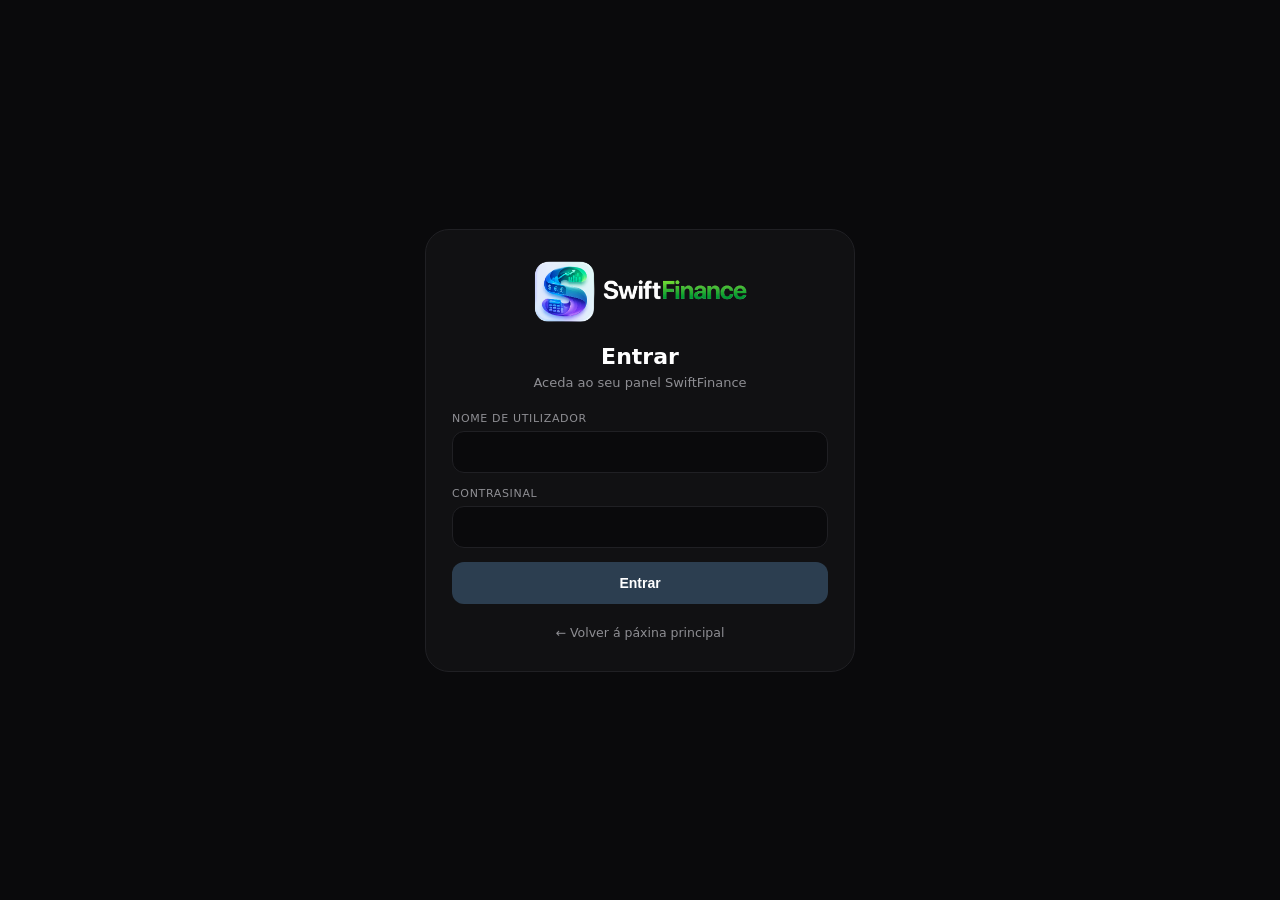
<file: login.html>
<!doctype html>
<html lang="pt-PT">

<head>
  <meta charset="utf-8">
  <meta name="viewport" content="width=device-width, initial-scale=1">
  <meta name="description"
    content="Entrar en SwiftFinance — xestione as súas finanzas persoais de forma sinxela e segura.">
  <link rel="icon" type="image/svg+xml" href="favicon.svg">
  <title>Entrar — SwiftFinance</title>
  <style>
    :root {
      --bg: #0A0A0C;
      --surface: #111113;
      --line: #202024;
      --text: #fff;
      --muted: #8E8E93;
      --accent: #2c3e50;
      --purple: #20a034
    }

    * {
      box-sizing: border-box
    }

    body {
      margin: 0;
      min-height: 100vh;
      background: var(--bg);
      color: var(--text);
      font-family: Inter, ui-sans-serif, system-ui, -apple-system, "Segoe UI", sans-serif;
      display: flex;
      align-items: center;
      justify-content: center;
      padding: 24px
    }

    .card {
      width: min(430px, 100%);
      background: var(--surface);
      border: 1px solid var(--line);
      border-radius: 24px;
      padding: 30px 26px
    }

    .brand {
      display: flex;
      justify-content: center;
      margin: 0 0 20px
    }

    .brand img {
      height: 64px;
      width: auto
    }

    h1 {
      margin: 0;
      font-size: 22px;
      text-align: center
    }

    p.sub {
      color: var(--muted);
      font-size: 13px;
      text-align: center;
      margin: 6px 0 22px
    }

    label {
      display: block;
      font-size: 11px;
      text-transform: uppercase;
      letter-spacing: .06em;
      color: var(--muted);
      margin: 0 0 6px
    }

    input {
      width: 100%;
      padding: 12px 14px;
      border: 1px solid var(--line);
      border-radius: 12px;
      background: var(--bg);
      color: var(--text);
      font-size: 14px;
      outline: none
    }

    input:focus {
      border-color: var(--accent)
    }

    .field {
      margin: 0 0 14px
    }

    .error {
      display: none;
      color: #F87171;
      font-size: 13px;
      margin: 0 0 12px;
      text-align: center
    }

    button[type=submit] {
      width: 100%;
      padding: 13px;
      border: 0;
      border-radius: 12px;
      background: var(--accent);
      color: #fff;
      font-weight: 700;
      font-size: 14px;
      cursor: pointer;
      transition: .2s
    }

    button[type=submit]:hover {
      opacity: .9
    }

    .back {
      margin: 18px 0 0;
      text-align: center
    }

    .back a {
      color: var(--muted);
      font-size: 12.5px;
      text-decoration: none
    }

  </style>
</head>

<body>
  <div class="card">
    <div class="brand"><img src="swiftlight.png" alt="SwiftFinance"></div>
    <h1 id="title">Entrar</h1>
    <p class="sub" id="subtitle">Aceda ao seu panel SwiftFinance</p>

    <form id="auth-form" novalidate>
      <div class="field">
        <label for="username">Nome de utilizador</label>
        <input id="username" type="text" autocomplete="username" required>
      </div>
      <div class="field">
        <label for="password">Contrasinal</label>
        <input id="password" type="password" autocomplete="current-password" required>
      </div>
      <div class="error" id="error"></div>
      <button type="submit" id="submit">Entrar</button>
    </form>

    <div class="back"><a href="/">← Volver á páxina principal</a></div>
  </div>

  <script>
    const $ = id => document.getElementById(id);

    $('auth-form').addEventListener('submit', async (e) => {
      e.preventDefault();
      const username = $('username').value.trim();
      const password = $('password').value;
      if (!username || !password) return;
      const btn = $('submit');
      btn.disabled = true;
      const errBox = $('error');
      errBox.style.display = 'none';
      try {
        const res = await fetch('api/login', {
          method: 'POST',
          headers: { 'Content-Type': 'application/json' },
          body: JSON.stringify({ username, password })
        });
        const data = await res.json().catch(() => ({}));
        if (res.ok) {
          window.location.href = '/index.html';
          return;
        }
        errBox.textContent = 'Nome de utilizador ou contrasinal incorrectos.';
        errBox.style.display = 'block';
      } catch (err) {
        errBox.textContent = 'Non se puido conectar co servidor. Tenteo de novo.';
        errBox.style.display = 'block';
      } finally {
        btn.disabled = false;
      }
    });
  </script>
</body>

</html>
</file>
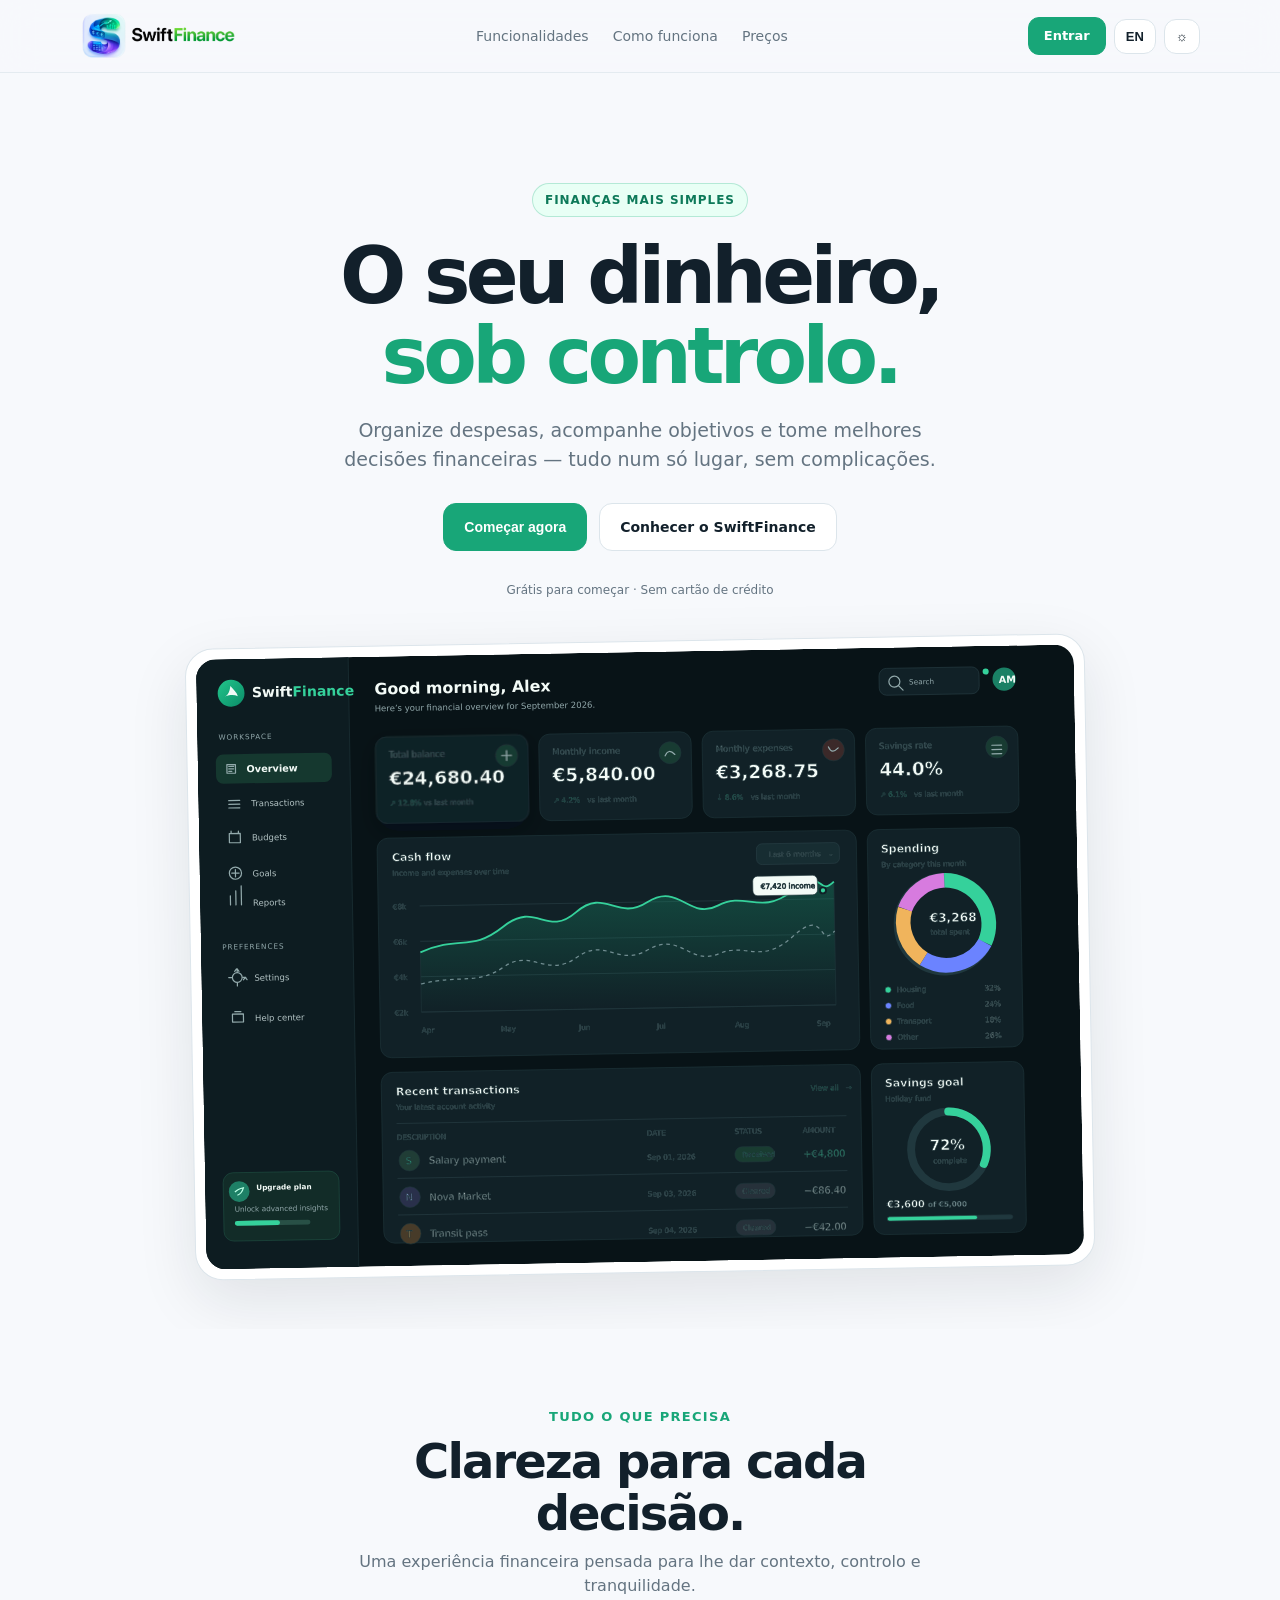
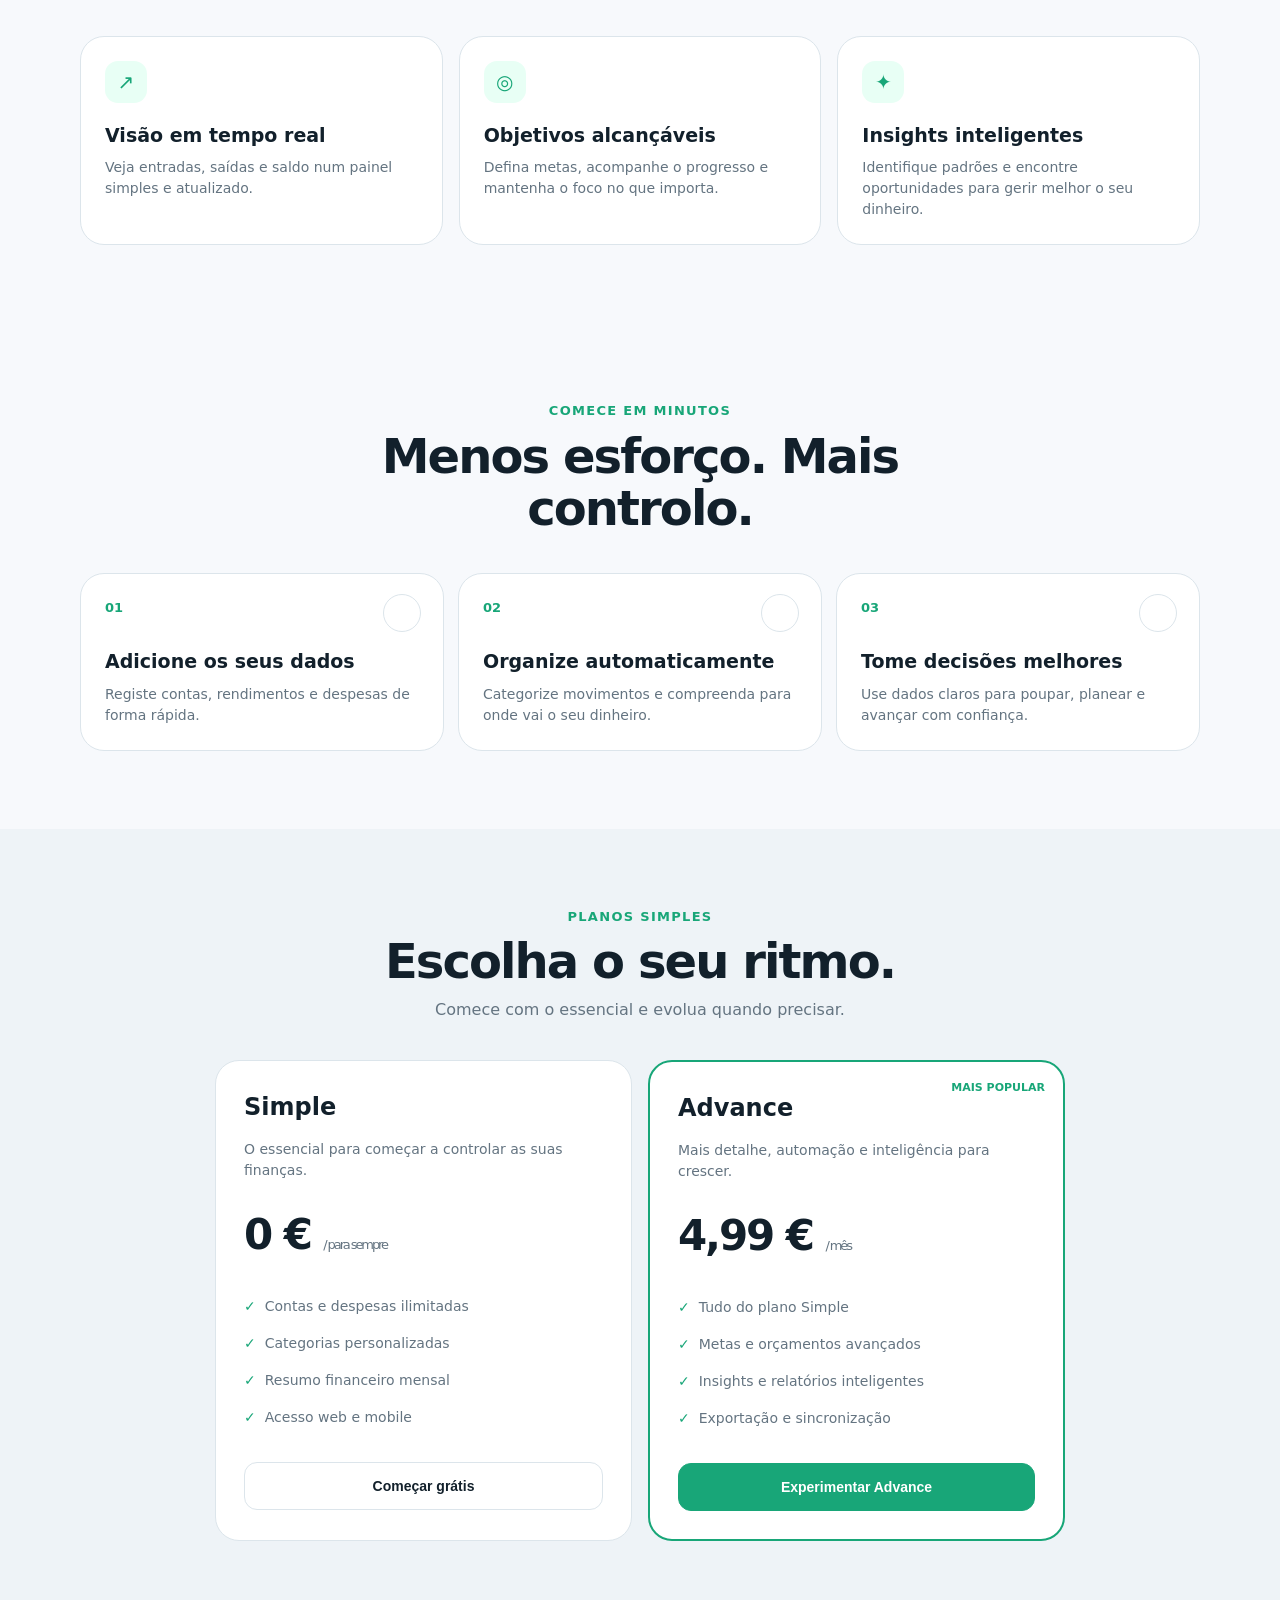
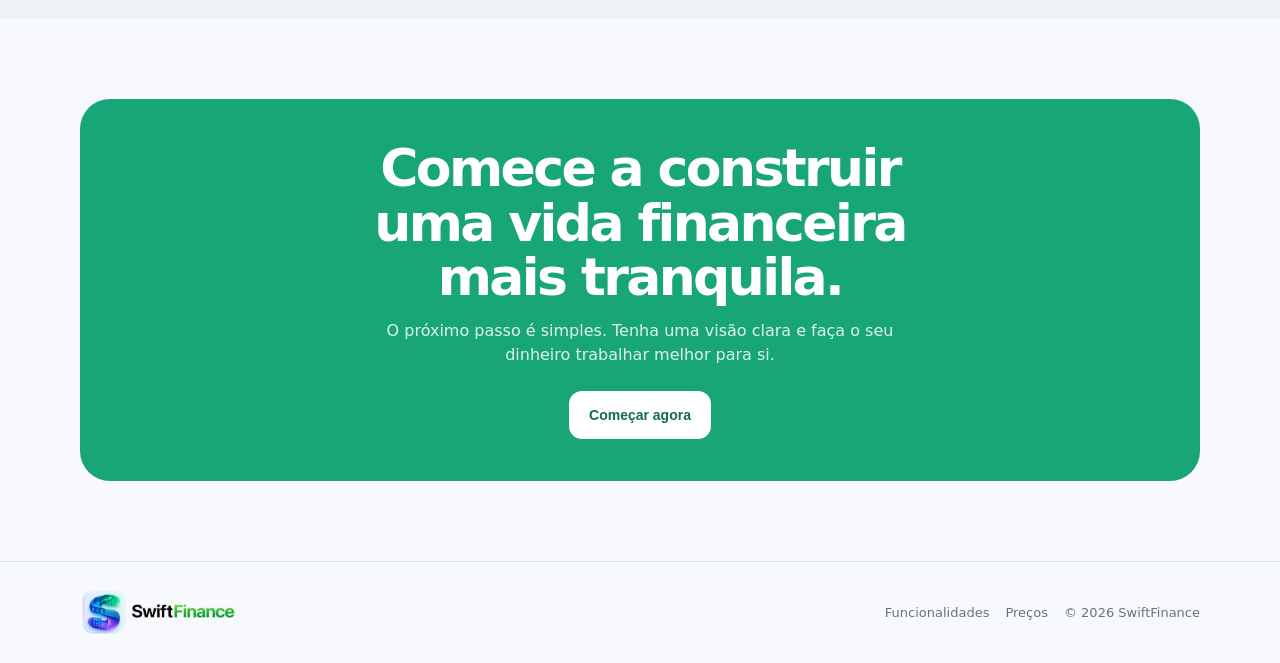
<file: swiftfinance-landing-page.html>
<!doctype html>
<html lang="pt-PT">
<head>
  <meta charset="utf-8">
  <meta name="viewport" content="width=device-width, initial-scale=1">
  <meta name="description" content="SwiftFinance — controle as suas finanças pessoais de forma simples, clara e inteligente.">
  <link rel="icon" href="favicon.png">
  <title>SwiftFinance — Finanças sem complicações</title>
  <style>
    :root{--bg:#f7f9fc;--surface:#fff;--surface2:#eef3f7;--text:#12202b;--muted:#647481;--line:#dce5eb;--primary:#18a678;--primary2:#0d7959;--accent:#e8fff5;--shadow:0 20px 60px rgba(18,32,43,.1);--radius:24px}
    [data-theme="dark"]{--bg:#091317;--surface:#101e23;--surface2:#152a30;--text:#f2fbf7;--muted:#a2b6b5;--line:#263d41;--accent:#10372c;--shadow:0 20px 60px rgba(0,0,0,.3)}
    *{box-sizing:border-box}html{scroll-behavior:smooth}body{margin:0;background:var(--bg);color:var(--text);font-family:Inter,ui-sans-serif,system-ui,-apple-system,BlinkMacSystemFont,"Segoe UI",sans-serif;line-height:1.5}a{color:inherit;text-decoration:none}.wrap{width:min(1120px,calc(100% - 36px));margin:auto}
    header{position:sticky;top:0;z-index:20;background:color-mix(in srgb,var(--bg) 86%,transparent);backdrop-filter:blur(16px);border-bottom:1px solid color-mix(in srgb,var(--line) 70%,transparent)}.nav{height:72px;display:flex;align-items:center;justify-content:space-between;position:relative}.brand{display:flex;align-items:center}.logo{width:156px;display:none}.logo-dark{display:block}[data-theme="dark"] .logo-dark{display:none}[data-theme="dark"] .logo-light{display:block}.navlinks{display:none;gap:24px;color:var(--muted);font-size:14px}.navlinks a:hover{color:var(--primary)}.actions{display:flex;align-items:center;gap:8px}.iconbtn,.lang{border:1px solid var(--line);background:var(--surface);color:var(--text);border-radius:12px;padding:9px 11px;cursor:pointer}.lang{font-size:13px;font-weight:700}.menu{display:inline-flex}.btn-login{display:inline-flex;align-items:center;justify-content:center;min-height:38px;padding:0 15px;border-radius:11px;background:var(--primary);border:1px solid var(--primary);color:#fff;font-weight:800;font-size:13px;text-decoration:none;white-space:nowrap;transition:.2s}.btn-login:hover{background:var(--primary2);transform:translateY(-1px)}.mobile-nav{position:absolute;left:0;right:0;top:72px;z-index:30;display:none;flex-direction:column;gap:6px;background:var(--surface);border:1px solid var(--line);border-radius:16px;box-shadow:var(--shadow);padding:14px 16px}.mobile-nav.open{display:flex}.mobile-nav a{display:flex;align-items:center;padding:11px 12px;border-radius:11px;color:var(--text);font-size:14px}.mobile-nav a:hover{color:var(--primary)}
    .hero{padding:72px 0 56px;text-align:center;overflow:hidden}.eyebrow{display:inline-flex;gap:8px;align-items:center;background:var(--accent);color:var(--primary2);border:1px solid color-mix(in srgb,var(--primary) 25%,transparent);border-radius:999px;padding:7px 12px;font-size:12px;font-weight:800;text-transform:uppercase;letter-spacing:.08em}.hero h1{font-size:clamp(42px,9vw,78px);line-height:1.02;letter-spacing:-.06em;margin:20px auto;max-width:850px}.hero h1 span{color:var(--primary)}.hero p{color:var(--muted);max-width:640px;margin:0 auto;font-size:clamp(16px,2vw,19px)}.cta{display:flex;flex-wrap:wrap;justify-content:center;gap:12px;margin:30px 0}.btn{display:inline-flex;align-items:center;justify-content:center;min-height:48px;padding:0 20px;border-radius:13px;font-weight:800;font-size:14px;border:1px solid var(--line);transition:.2s;cursor:pointer}.btn:hover{transform:translateY(-2px)}.btn.primary{background:var(--primary);border-color:var(--primary);color:#fff}.btn.secondary{background:var(--surface);color:var(--text)}.note{font-size:12px;color:var(--muted)}.hero-card{margin:42px auto 0;max-width:900px;border:1px solid var(--line);background:var(--surface);border-radius:28px;box-shadow:var(--shadow);padding:10px;transform:rotate(-1deg)}.hero-card img{width:100%;display:block;border-radius:20px}
    section{padding:78px 0}.section-head{text-align:center;max-width:650px;margin:0 auto 38px}.kicker{color:var(--primary);font-weight:900;font-size:13px;text-transform:uppercase;letter-spacing:.1em}.section-head h2{font-size:clamp(30px,5vw,48px);line-height:1.08;letter-spacing:-.04em;margin:10px 0}.section-head p{color:var(--muted);margin:0}.grid{display:grid;grid-template-columns:1fr;gap:16px}.feature,.step,.price{background:var(--surface);border:1px solid var(--line);border-radius:var(--radius);padding:24px}.feature-icon{width:42px;height:42px;display:grid;place-items:center;border-radius:13px;background:var(--accent);color:var(--primary);font-size:20px;margin-bottom:18px}.feature h3,.step h3{margin:0 0 8px;font-size:19px}.feature p,.step p{color:var(--muted);margin:0;font-size:14px}.steps{display:grid;grid-template-columns:1fr;gap:14px}.step{position:relative}.number{color:var(--primary);font-size:13px;font-weight:900;margin-bottom:30px}.step:after{content:"";position:absolute;right:22px;top:20px;width:36px;height:36px;border:1px solid var(--line);border-radius:50%}
    .pricing{background:var(--surface2)}.price-grid{display:grid;grid-template-columns:1fr;gap:16px;max-width:850px;margin:auto}.price{padding:28px}.price.featured{border:2px solid var(--primary);position:relative}.badge{position:absolute;right:18px;top:18px;color:var(--primary);font-size:11px;font-weight:900;text-transform:uppercase}.price h3{margin:0 0 7px;font-size:24px}.price .desc{color:var(--muted);font-size:14px;min-height:42px}.amount{font-size:42px;font-weight:900;letter-spacing:-.05em;margin:22px 0}.amount small{font-size:13px;color:var(--muted);font-weight:500}.price ul{list-style:none;padding:0;margin:20px 0 26px}.price li{padding:8px 0;color:var(--muted);font-size:14px}.price li:before{content:"✓";color:var(--primary);font-weight:900;margin-right:9px}.price .btn{width:100%}
    .final{padding:80px 0}.final-box{background:var(--primary);color:#fff;border-radius:30px;padding:42px 24px;text-align:center}.final-box h2{font-size:clamp(30px,5vw,52px);line-height:1.05;letter-spacing:-.05em;margin:0 auto 14px;max-width:650px}.final-box p{opacity:.86;max-width:540px;margin:0 auto}.final-box .btn{background:#fff;color:#126c51;border:0;margin-top:24px}footer{border-top:1px solid var(--line);padding:28px 0;color:var(--muted);font-size:13px}.footer{display:flex;flex-direction:column;gap:16px}.footer-links{display:flex;gap:16px;flex-wrap:wrap}
    .modal{position:fixed;inset:0;z-index:100;display:none;align-items:center;justify-content:center;padding:18px;background:rgba(4,12,16,.72);backdrop-filter:blur(8px)}.modal.open{display:flex}.modal-card{width:min(980px,100%);height:min(760px,calc(100vh - 36px));background:var(--surface);border:1px solid var(--line);border-radius:22px;box-shadow:0 30px 90px rgba(0,0,0,.35);overflow:hidden;display:flex;flex-direction:column}.modal-head{height:58px;display:flex;align-items:center;justify-content:space-between;padding:0 14px 0 20px;border-bottom:1px solid var(--line);flex:none}.modal-title{font-weight:800}.modal-close{width:36px;height:36px;border:1px solid var(--line);border-radius:10px;background:var(--surface2);color:var(--text);font-size:22px;line-height:1;cursor:pointer}.modal iframe{width:100%;height:100%;border:0;background:#fff}
    @media(min-width:700px){.navlinks{display:flex}.menu{display:none}.mobile-nav{display:none!important}.hero{padding-top:110px}.grid{grid-template-columns:repeat(3,1fr)}.steps{grid-template-columns:repeat(3,1fr)}.price-grid{grid-template-columns:repeat(2,1fr)}.footer{flex-direction:row;justify-content:space-between;align-items:center}}
  @media(max-width:480px){.logo{width:112px}.actions{gap:5px}.btn-login{padding:0 10px;font-size:12px}}
  </style>
</head>
<body>
<header><div class="wrap nav"><a class="brand" href="#top"><img class="logo logo-dark" src="darkswiftfinance.png" alt="SwiftFinance"><img class="logo logo-light" src="swiftlight.png" alt="SwiftFinance"></a><nav class="navlinks"><a href="#features" data-i18n="navFeatures">Funcionalidades</a><a href="#how" data-i18n="navHow">Como funciona</a><a href="#pricing" data-i18n="navPricing">Preços</a></nav><div class="actions"><a class="btn-login" href="/login" data-i18n="loginCta">Entrar</a><button class="lang" id="lang">EN</button><button class="iconbtn" id="theme" aria-label="Alternar tema">☼</button><button class="iconbtn menu" id="menuBtn" aria-label="Menu">☰</button></div><div class="mobile-nav" id="mobileNav"><a href="#features" data-i18n="navFeatures">Funcionalidades</a><a href="#how" data-i18n="navHow">Como funciona</a><a href="#pricing" data-i18n="navPricing">Preços</a><a class="btn-login" href="/login" data-i18n="loginCta">Entrar</a></div></div></header>
<main id="top"><section class="hero"><div class="wrap"><div class="eyebrow" data-i18n="eyebrow">Finanças mais simples</div><h1 data-i18n="heroTitle">O seu dinheiro,<br><span>sob controlo.</span></h1><p data-i18n="heroText">Organize despesas, acompanhe objetivos e tome melhores decisões financeiras — tudo num só lugar, sem complicações.</p><div class="cta"><button class="btn primary js-booking" data-i18n="heroCta">Começar agora</button><a class="btn secondary" href="#features" data-i18n="heroMore">Conhecer o SwiftFinance</a></div><div class="note" data-i18n="heroNote">Grátis para começar · Sem cartão de crédito</div><div class="hero-card"><img src="swiftfinance-dashboard-mockup.svg" alt="Interface SwiftFinance"></div></div></section>
<section id="features"><div class="wrap"><div class="section-head"><div class="kicker" data-i18n="featuresKicker">Tudo o que precisa</div><h2 data-i18n="featuresTitle">Clareza para cada decisão.</h2><p data-i18n="featuresText">Uma experiência financeira pensada para lhe dar contexto, controlo e tranquilidade.</p></div><div class="grid"><article class="feature"><div class="feature-icon">↗</div><h3 data-i18n="f1Title">Visão em tempo real</h3><p data-i18n="f1Text">Veja entradas, saídas e saldo num painel simples e atualizado.</p></article><article class="feature"><div class="feature-icon">◎</div><h3 data-i18n="f2Title">Objetivos alcançáveis</h3><p data-i18n="f2Text">Defina metas, acompanhe o progresso e mantenha o foco no que importa.</p></article><article class="feature"><div class="feature-icon">✦</div><h3 data-i18n="f3Title">Insights inteligentes</h3><p data-i18n="f3Text">Identifique padrões e encontre oportunidades para gerir melhor o seu dinheiro.</p></article></div></div></section>
<section id="how"><div class="wrap"><div class="section-head"><div class="kicker" data-i18n="howKicker">Comece em minutos</div><h2 data-i18n="howTitle">Menos esforço. Mais controlo.</h2></div><div class="steps"><article class="step"><div class="number">01</div><h3 data-i18n="s1Title">Adicione os seus dados</h3><p data-i18n="s1Text">Registe contas, rendimentos e despesas de forma rápida.</p></article><article class="step"><div class="number">02</div><h3 data-i18n="s2Title">Organize automaticamente</h3><p data-i18n="s2Text">Categorize movimentos e compreenda para onde vai o seu dinheiro.</p></article><article class="step"><div class="number">03</div><h3 data-i18n="s3Title">Tome decisões melhores</h3><p data-i18n="s3Text">Use dados claros para poupar, planear e avançar com confiança.</p></article></div></div></section>
<section id="pricing" class="pricing"><div class="wrap"><div class="section-head"><div class="kicker" data-i18n="pricingKicker">Planos simples</div><h2 data-i18n="pricingTitle">Escolha o seu ritmo.</h2><p data-i18n="pricingText">Comece com o essencial e evolua quando precisar.</p></div><div class="price-grid"><article class="price"><h3>Simple</h3><p class="desc" data-i18n="simpleDesc">O essencial para começar a controlar as suas finanças.</p><div class="amount">0 € <small data-i18n="forever">/ para sempre</small></div><ul><li data-i18n="simple1">Contas e despesas ilimitadas</li><li data-i18n="simple2">Categorias personalizadas</li><li data-i18n="simple3">Resumo financeiro mensal</li><li data-i18n="simple4">Acesso web e mobile</li></ul><button class="btn secondary js-booking" data-i18n="chooseSimple">Começar grátis</button></article><article class="price featured"><div class="badge" data-i18n="popular">Mais popular</div><h3>Advance</h3><p class="desc" data-i18n="advanceDesc">Mais detalhe, automação e inteligência para crescer.</p><div class="amount">4,99 € <small data-i18n="month">/ mês</small></div><ul><li data-i18n="advance1">Tudo do plano Simple</li><li data-i18n="advance2">Metas e orçamentos avançados</li><li data-i18n="advance3">Insights e relatórios inteligentes</li><li data-i18n="advance4">Exportação e sincronização</li></ul><button class="btn primary js-booking" data-i18n="chooseAdvance">Experimentar Advance</button></article></div></div></section>
<section class="final"><div class="wrap"><div class="final-box"><h2 data-i18n="finalTitle">Comece a construir uma vida financeira mais tranquila.</h2><p data-i18n="finalText">O próximo passo é simples. Tenha uma visão clara e faça o seu dinheiro trabalhar melhor para si.</p><button class="btn js-booking" data-i18n="finalCta">Começar agora</button></div></div></section></main>
<footer><div class="wrap footer"><img class="logo logo-dark" src="darkswiftfinance.png" alt="SwiftFinance"><img class="logo logo-light" src="swiftlight.png" alt="SwiftFinance"><div class="footer-links"><a href="#features" data-i18n="navFeatures">Funcionalidades</a><a href="#pricing" data-i18n="navPricing">Preços</a><span>© 2026 SwiftFinance</span></div></div></footer>
<div class="modal" id="bookingModal" role="dialog" aria-modal="true" aria-labelledby="bookingTitle"><div class="modal-card"><div class="modal-head"><div class="modal-title" id="bookingTitle" data-i18n="bookingTitle">Marcar uma demonstração</div><button class="modal-close" id="closeModal" aria-label="Fechar">×</button></div><iframe src="https://cal.swiftapps.cloud/swiftapps/finance" title="Sistema de marcação SwiftFinance" loading="lazy"></iframe></div></div>
<script>
const translations={pt:{navFeatures:'Funcionalidades',navHow:'Como funciona',navPricing:'Preços',loginCta:'Entrar',eyebrow:'Finanças mais simples',heroTitle:'O seu dinheiro,<br><span>sob controlo.</span>',heroText:'Organize despesas, acompanhe objetivos e tome melhores decisões financeiras — tudo num só lugar, sem complicações.',heroCta:'Começar agora',heroMore:'Conhecer o SwiftFinance',heroNote:'Grátis para começar · Sem cartão de crédito',featuresKicker:'Tudo o que precisa',featuresTitle:'Clareza para cada decisão.',featuresText:'Uma experiência financeira pensada para lhe dar contexto, controlo e tranquilidade.',f1Title:'Visão em tempo real',f1Text:'Veja entradas, saídas e saldo num painel simples e atualizado.',f2Title:'Objetivos alcançáveis',f2Text:'Defina metas, acompanhe o progresso e mantenha o foco no que importa.',f3Title:'Insights inteligentes',f3Text:'Identifique padrões e encontre oportunidades para gerir melhor o seu dinheiro.',howKicker:'Comece em minutos',howTitle:'Menos esforço. Mais controlo.',s1Title:'Adicione os seus dados',s1Text:'Registe contas, rendimentos e despesas de forma rápida.',s2Title:'Organize automaticamente',s2Text:'Categorize movimentos e compreenda para onde vai o seu dinheiro.',s3Title:'Tome decisões melhores',s3Text:'Use dados claros para poupar, planear e avançar com confiança.',pricingKicker:'Planos simples',pricingTitle:'Escolha o seu ritmo.',pricingText:'Comece com o essencial e evolua quando precisar.',simpleDesc:'O essencial para começar a controlar as suas finanças.',forever:'/ para sempre',simple1:'Contas e despesas ilimitadas',simple2:'Categorias personalizadas',simple3:'Resumo financeiro mensal',simple4:'Acesso web e mobile',chooseSimple:'Começar grátis',popular:'Mais popular',advanceDesc:'Mais detalhe, automação e inteligência para crescer.',month:'/ mês',advance1:'Tudo do plano Simple',advance2:'Metas e orçamentos avançados',advance3:'Insights e relatórios inteligentes',advance4:'Exportação e sincronização',chooseAdvance:'Experimentar Advance',finalTitle:'Comece a construir uma vida financeira mais tranquila.',finalText:'O próximo passo é simples. Tenha uma visão clara e faça o seu dinheiro trabalhar melhor para si.',finalCta:'Começar agora',bookingTitle:'Marcar uma demonstração'},en:{navFeatures:'Features',navHow:'How it works',navPricing:'Pricing',loginCta:'Sign in',eyebrow:'Simpler finances',heroTitle:'Your money,<br><span>under control.</span>',heroText:'Organize expenses, track goals, and make better financial decisions — all in one simple place.',heroCta:'Get started',heroMore:'Discover SwiftFinance',heroNote:'Free to start · No credit card required',featuresKicker:'Everything you need',featuresTitle:'Clarity for every decision.',featuresText:'A financial experience designed to give you context, control, and peace of mind.',f1Title:'Real-time overview',f1Text:'See income, expenses, and balance in one simple, up-to-date dashboard.',f2Title:'Achievable goals',f2Text:'Set targets, track progress, and stay focused on what matters.',f3Title:'Smart insights',f3Text:'Spot patterns and find opportunities to manage your money better.',howKicker:'Start in minutes',howTitle:'Less effort. More control.',s1Title:'Add your data',s1Text:'Record accounts, income, and expenses in seconds.',s2Title:'Organize automatically',s2Text:'Categorize transactions and understand where your money goes.',s3Title:'Make better decisions',s3Text:'Use clear data to save, plan, and move forward with confidence.',pricingKicker:'Simple plans',pricingTitle:'Choose your pace.',pricingText:'Start with the essentials and upgrade when you need more.',simpleDesc:'Everything you need to start managing your finances.',forever:'/ forever',simple1:'Unlimited accounts and expenses',simple2:'Custom categories',simple3:'Monthly financial summary',simple4:'Web and mobile access',chooseSimple:'Start for free',popular:'Most popular',advanceDesc:'More detail, automation, and intelligence to help you grow.',month:'/ month',advance1:'Everything in Simple',advance2:'Advanced goals and budgets',advance3:'Smart insights and reports',advance4:'Export and synchronization',chooseAdvance:'Try Advance',finalTitle:'Start building a calmer financial life.',finalText:'The next step is simple. Get a clear view and make your money work better for you.',finalCta:'Get started',bookingTitle:'Book a demonstration'}};
let current='pt';const lang=document.querySelector('#lang');function setLang(){document.documentElement.lang=current==='pt'?'pt-PT':'en';document.querySelectorAll('[data-i18n]').forEach(e=>e.innerHTML=translations[current][e.dataset.i18n]);lang.textContent=current==='pt'?'EN':'PT'}lang.onclick=()=>{current=current==='pt'?'en':'pt';setLang()};document.querySelector('#theme').onclick=()=>{document.documentElement.dataset.theme=document.documentElement.dataset.theme==='dark'?'light':'dark'};const modal=document.querySelector('#bookingModal');const openModal=()=>{modal.classList.add('open');document.body.style.overflow='hidden'};const closeModal=()=>{modal.classList.remove('open');document.body.style.overflow=''};document.querySelectorAll('.js-booking').forEach(button=>button.addEventListener('click',openModal));document.querySelector('#closeModal').addEventListener('click',closeModal);modal.addEventListener('click',e=>{if(e.target===modal)closeModal()});document.addEventListener('keydown',e=>{if(e.key==='Escape'&&modal.classList.contains('open'))closeModal()});setLang();const menuBtn=document.querySelector('#menuBtn'),mobileNav=document.querySelector('#mobileNav');menuBtn.onclick=()=>{mobileNav.classList.toggle('open')};mobileNav.querySelectorAll('a').forEach(a=>a.onclick=()=>{mobileNav.classList.remove('open')});
</script>
<script>
  window.chatwootSettings = {"position":"right","type":"expanded_bubble","launcherTitle":"Vamos falar ?"};
  (function(d,t) {
    var BASE_URL="https://chat.swiftapps.cloud";
    var g=d.createElement(t),s=d.getElementsByTagName(t)[0];
    g.src=BASE_URL+"/packs/js/sdk.js";
    g.async = true;
    s.parentNode.insertBefore(g,s);
    g.onload=function(){
      window.chatwootSDK.run({
        websiteToken: 'xtbyDi9VRdghFRkCBeF9wekY',
        baseUrl: BASE_URL
      })
    }
  })(document,"script");
</script>

</script>
</body></html>
</file>
